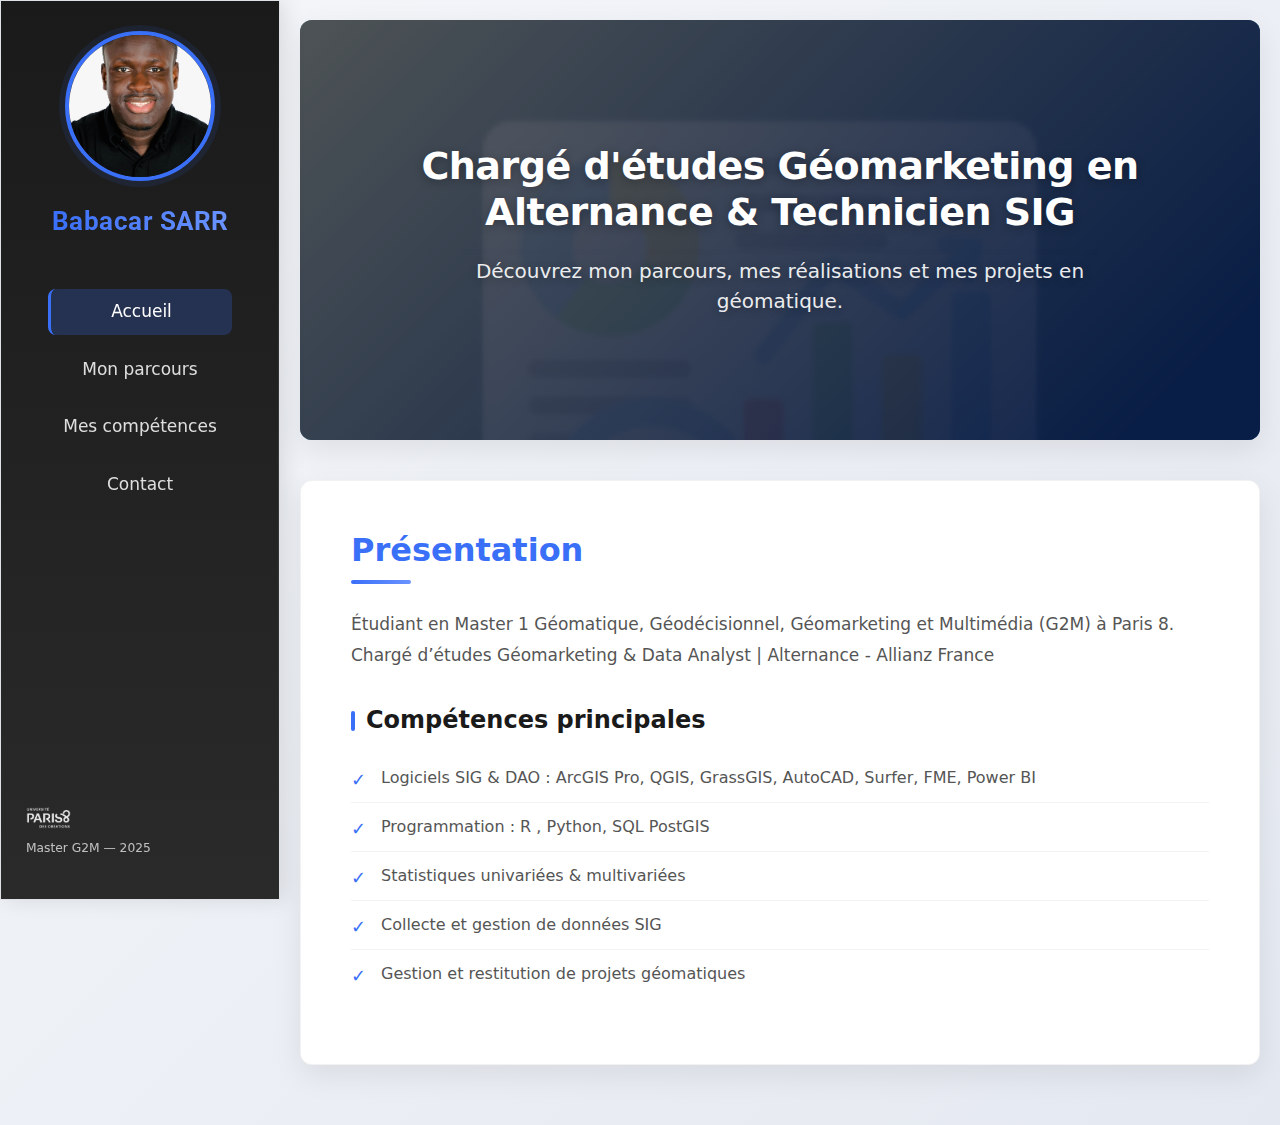
<file: index.html>
<!DOCTYPE html>
<html lang="fr">
<head>
  <meta charset="UTF-8" />
  <meta name="viewport" content="width=device-width, initial-scale=1.0" />
  <title>Accueil — Babacar SARR</title>
  <link rel="stylesheet" href="assets/css/style.css" />
  <link rel="stylesheet" href="https://cdnjs.cloudflare.com/ajax/libs/animate.css/4.1.1/animate.min.css" />
  <link href="https://cdn.jsdelivr.net/npm/bootstrap@5.3.2/dist/css/bootstrap.min.css" rel="stylesheet">
  <link href="https://fonts.googleapis.com/css2?family=Inter:wght@300;400;500;600;700&family=Roboto:wght@300;400;500;700&display=swap" rel="stylesheet">
<script src="https://cdn.jsdelivr.net/npm/bootstrap@5.3.2/dist/js/bootstrap.bundle.min.js"></script>

</head>
<body>
  <div id="page">

    <!-- SIDEBAR -->
    <aside id="sidebar" class="border">
      <div class="pdp-container">
        <img src="assets/img/photo_prof.jpg" alt="Photo de profil" class="pdp" />
      </div>

      <h1 class="logo">Babacar SARR</h1>

      <nav class="menu">
        <ul>
          <li class="active"><a href="index.html">Accueil</a></li>
          <li><a href="parcours.html">Mon parcours</a></li>
          <li><a href="realisations.html">Mes compétences</a></li>
          <li><a href="contact.html">Contact</a></li>
        </ul>
      </nav>

      <div class="footer">
        <img src="assets/img/logo_paris8.png" alt="Logo Paris 8" class="logo-paris8" />
        <p><small>Master G2M — 2025</small></p>
      </div>
    </aside>

    <!-- MAIN CONTENT -->
    <main>

      <!-- HERO BANNER -->
      <section class="hero" style="background-image: url('assets/img/banniere_accueil.png.png');">
        <div class="overlay"></div>
        <div class="hero-content animate__animated animate__fadeInDown">
          <h2><strong>Chargé d'études Géomarketing en Alternance & Technicien SIG </strong></h2>
          <p>Découvrez mon parcours, mes réalisations et mes projets en géomatique.</p>
        </div>
      </section>

      <!-- SECTION PRESENTATION -->
      <section class="section cv">
        <h2>Présentation</h2>
        <p>
          Étudiant en Master 1 Géomatique, Géodécisionnel, Géomarketing et Multimédia (G2M)
          à Paris 8. <br>
          Chargé d’études Géomarketing & Data Analyst | Alternance - Allianz France

        </p>

        <h3>Compétences principales</h3>
        <ul>
          <li>Logiciels SIG & DAO : ArcGIS Pro, QGIS, GrassGIS, AutoCAD, Surfer, FME, Power BI</li>
          <li>Programmation : R , Python, SQL PostGIS</li>
          <li>Statistiques univariées & multivariées</li>
          <li>Collecte et gestion de données SIG </li>
          <li>Gestion et restitution de projets géomatiques</li>
        </ul>

      </section>
    </main>

  </div>
  <!-- Bouton retour en haut -->
<button id="backToTop" aria-label="Retour en haut">⬆</button>

<script>
  const backToTopButton = document.getElementById("backToTop");

  window.addEventListener("scroll", () => {
    if (window.scrollY > 300) {
      backToTopButton.classList.add("show");
    } else {
      backToTopButton.classList.remove("show");
    }
  });

  backToTopButton.addEventListener("click", () => {
    window.scrollTo({
      top: 0,
      behavior: "smooth"
    });
  });
</script>

 

</body>
</html>
</file>
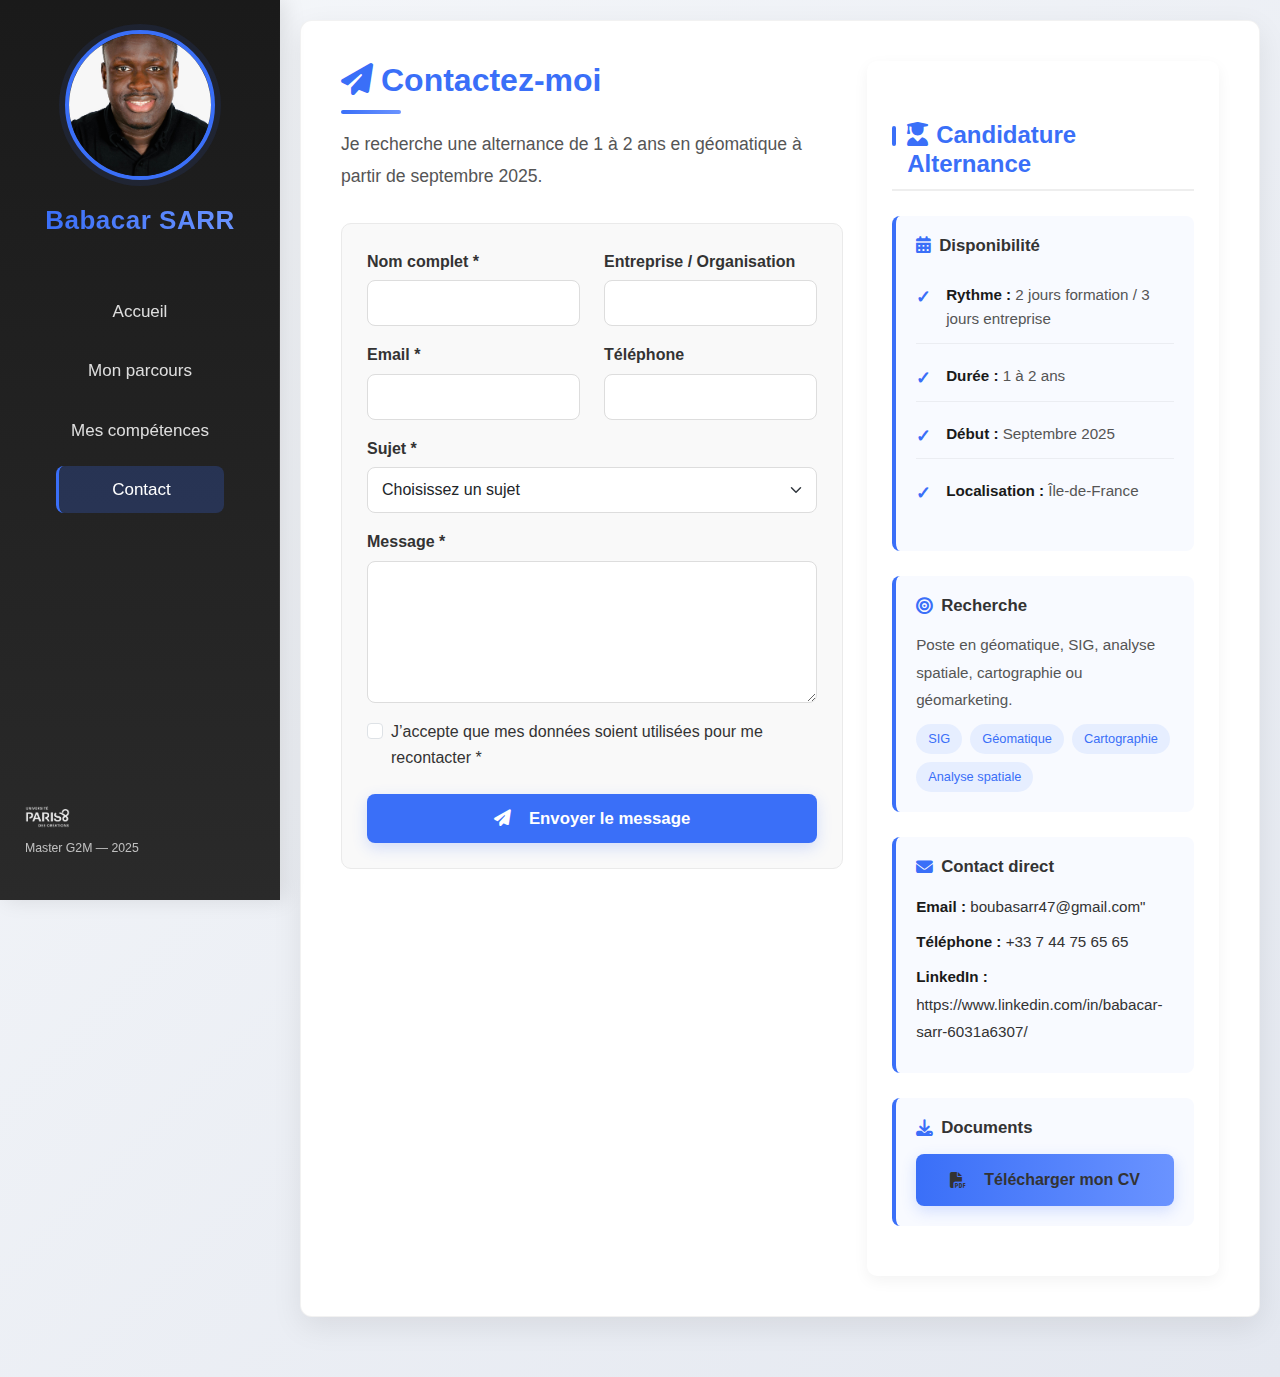
<file: contact.html>
<!DOCTYPE html>
<html lang="fr">
<head>
  <meta charset="UTF-8">
  <meta name="viewport" content="width=device-width, initial-scale=1.0">

  <title>Contact — Babacar SARR</title>

  <!-- SEO -->
  <meta name="description" content="Contactez Babacar SARR, étudiant en géomatique et technicien SIG, à la recherche d’une alternance en géomatique à partir de septembre 2025.">
  <meta name="keywords" content="géomatique, SIG, alternance, cartographie, analyse spatiale, Paris 8">

  <!-- Bootstrap -->
  <link href="https://cdn.jsdelivr.net/npm/bootstrap@5.3.2/dist/css/bootstrap.min.css" rel="stylesheet">

  <!-- Font Awesome -->
  <link rel="stylesheet" href="https://cdnjs.cloudflare.com/ajax/libs/font-awesome/6.4.0/css/all.min.css">

  <!-- Styles -->
  <link rel="stylesheet" href="assets/css/style.css">
  <link rel="stylesheet" href="assets/css/contact.css">
</head>

<body>

<div id="page">

  <!-- SIDEBAR -->
  <aside id="sidebar">
    <div class="pdp-container">
      <img src="assets/img/photo_prof.jpg" alt="Photo de profil de Babacar SARR" class="pdp">
    </div>

    <h1 class="logo">Babacar SARR</h1>

    <nav class="menu">
      <ul>
        <li><a href="index.html">Accueil</a></li>
        <li><a href="parcours.html">Mon parcours</a></li>
        <li><a href="realisations.html">Mes compétences</a></li>
        <li class="active"><a href="contact.html">Contact</a></li>
      </ul>
    </nav>

    <div class="footer">
      <img src="assets/img/logo_paris8.png" alt="Logo Université Paris 8" class="logo-paris8">
      <p><small>Master G2M — 2025</small></p>
    </div>
  </aside>

  <!-- MAIN -->
  <main>
    <section class="section contact-section">
      <div class="row">

        <!-- FORMULAIRE -->
        <div class="col-lg-7">
          <h2><i class="fas fa-paper-plane me-2"></i>Contactez-moi</h2>
          <p class="lead">
            Je recherche une alternance de 1 à 2 ans en géomatique à partir de septembre 2025.
          </p>

          <form id="contactForm" class="contact-form">

            <div class="row mb-3">
              <div class="col-md-6">
                <label for="name" class="form-label">Nom complet *</label>
                <input type="text" id="name" class="form-control" required>
              </div>
              <div class="col-md-6">
                <label for="company" class="form-label">Entreprise / Organisation</label>
                <input type="text" id="company" class="form-control">
              </div>
            </div>

            <div class="row mb-3">
              <div class="col-md-6">
                <label for="email" class="form-label">Email *</label>
                <input type="email" id="email" class="form-control" required>
              </div>
              <div class="col-md-6">
                <label for="phone" class="form-label">Téléphone</label>
                <input type="tel" id="phone" class="form-control">
              </div>
            </div>

            <div class="mb-3">
              <label for="subject" class="form-label">Sujet *</label>
              <select id="subject" class="form-select" required>
                <option value="" disabled selected>Choisissez un sujet</option>
                <option value="alternance">Proposition d'alternance</option>
                <option value="stage">Proposition de stage</option>
                <option value="projet">Projet géomatique</option>
                <option value="information">Demande d'information</option>
                <option value="autre">Autre</option>
              </select>
            </div>

            <div class="mb-3">
              <label for="message" class="form-label">Message *</label>
              <textarea id="message" class="form-control" rows="5" required></textarea>
            </div>

            <div class="form-check mb-4">
              <input class="form-check-input" type="checkbox" id="consent" required>
              <label class="form-check-label" for="consent">
                J’accepte que mes données soient utilisées pour me recontacter *
              </label>
            </div>

            <button type="submit" class="btn btn-primary btn-send">
              <i class="fas fa-paper-plane me-2"></i>Envoyer le message
            </button>

          </form>
        </div>

        <!-- INFOS -->
        <div class="col-lg-5">
          <div class="contact-details">

            <h3><i class="fas fa-user-graduate me-2"></i>Candidature Alternance</h3>

            <div class="info-box">
              <h4><i class="fas fa-calendar-alt me-2"></i>Disponibilité</h4>
              <ul class="list-unstyled">
                <li><strong>Rythme :</strong> 2 jours formation / 3 jours entreprise</li>
                <li><strong>Durée :</strong> 1 à 2 ans</li>
                <li><strong>Début :</strong> Septembre 2025</li>
                <li><strong>Localisation :</strong> Île-de-France</li>
              </ul>
            </div>

            <div class="info-box">
              <h4><i class="fas fa-bullseye me-2"></i>Recherche</h4>
              <p>Poste en géomatique, SIG, analyse spatiale, cartographie ou géomarketing.</p>
              <div class="tags">
                <span class="tag">SIG</span>
                <span class="tag">Géomatique</span>
                <span class="tag">Cartographie</span>
                <span class="tag">Analyse spatiale</span>
              </div>
            </div>

            <div class="info-box">
              <h4><i class="fas fa-envelope me-2"></i>Contact direct</h4>

              <p>
                <strong>Email :</strong>
                <a href="mailto:boubasarr47@gmail.com">boubasarr47@gmail.com"</a>
              </p>

              <p>
                <strong>Téléphone :</strong>
                <a href="tel:+33744756565">+33 7 44 75 65 65</a>
              </p>

              <p>
                <strong>LinkedIn :</strong>
                <a href="https://www.linkedin.com/in/babacar-sarr-6031a6307/" target="_blank" rel="noopener">
                  https://www.linkedin.com/in/babacar-sarr-6031a6307/
                </a>
              </p>
            </div>

            <div class="info-box">
              <h4><i class="fas fa-download me-2"></i>Documents</h4>
              <a href="CV_SARR_Babacar.pdf" download class="btn btn-outline-primary w-100">
                <i class="fas fa-file-pdf me-2"></i>Télécharger mon CV
              </a>
            </div>

          </div>
        </div>

      </div>
    </section>
  </main>

</div>

<!-- Bootstrap JS -->
<script src="https://cdn.jsdelivr.net/npm/bootstrap@5.3.2/dist/js/bootstrap.bundle.min.js"></script>



</body>
</html>
</file>
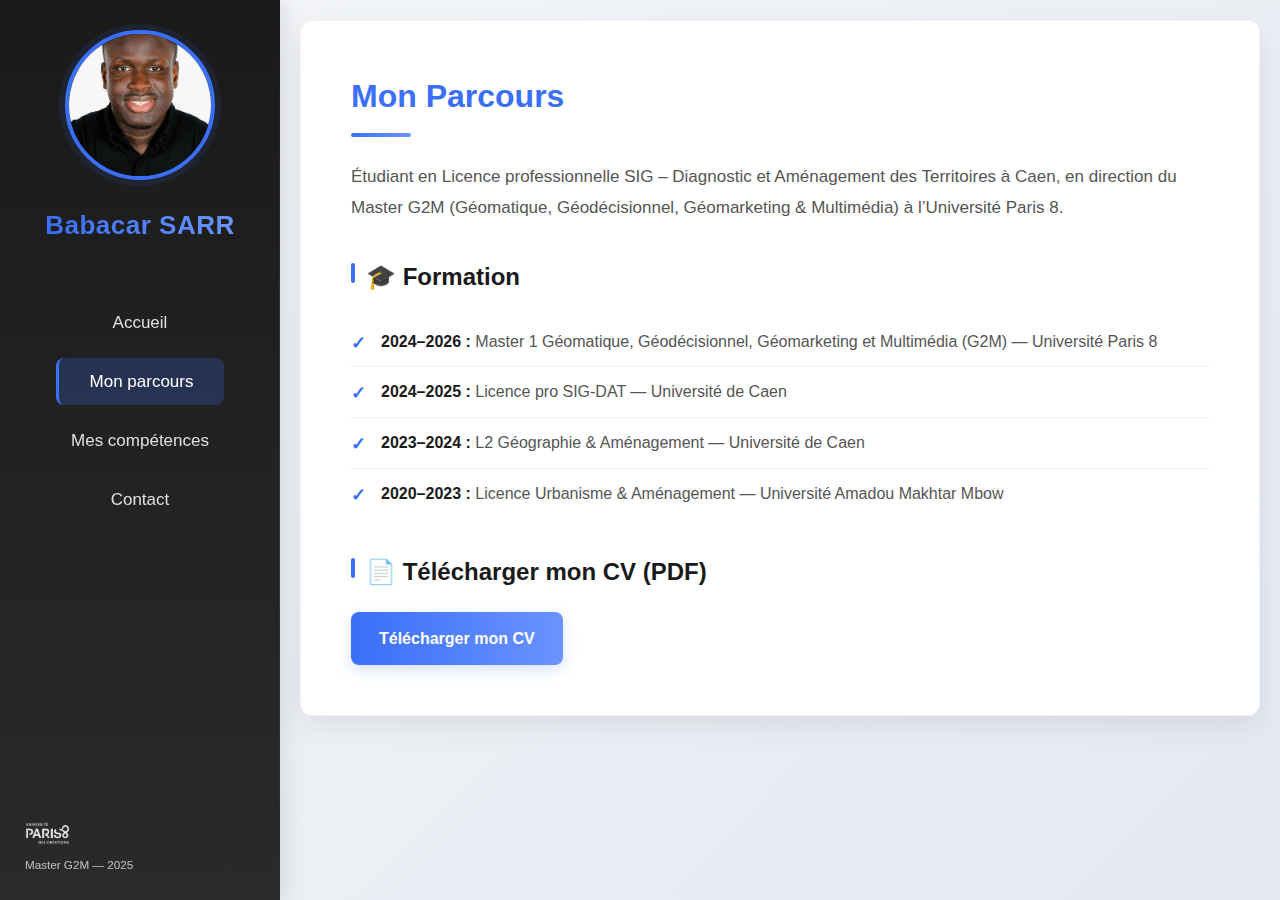
<file: parcours.html>
<!DOCTYPE html>
<html lang="fr">
<head>
  <meta charset="UTF-8">
  <meta name="viewport" content="width=device-width, initial-scale=1.0">
  <title>Mon parcours — Babacar SARR</title>
  <link rel="stylesheet" href="assets/css/style.css">
</head>
<body>

<div id="page">

  <!-- Sidebar identique -->
  <aside id="sidebar">
    <div class="pdp-container">
      <img src="assets/img/photo_prof.jpg" alt="Photo de profil" class="pdp" />
    </div>

    <h1 class="logo">Babacar SARR</h1>

    <nav class="menu">
      <ul>
        <li><a href="index.html">Accueil</a></li>
        <li class="active"><a href="parcours.html">Mon parcours</a></li>
        <li><a href="realisations.html">Mes compétences</a></li>
        <li><a href="contact.html">Contact</a></li>
      </ul>
    </nav>

    <div class="footer">
      <img src="assets/img/logo_paris8.png" alt="Logo Paris 8" class="logo-paris8">
      <p><small>Master G2M — 2025</small></p>
    </div>
  </aside>

  <!-- Contenu principal -->
  <main>
    <section class="section">
      <h2>Mon Parcours</h2>

      <p>Étudiant en Licence professionnelle SIG – Diagnostic et Aménagement des Territoires à Caen, en direction du Master G2M (Géomatique, Géodécisionnel, Géomarketing & Multimédia) à l’Université Paris 8.</p>

      <h3>🎓 Formation</h3>
      <ul>
        <li><strong>2024–2026 :</strong> Master 1 Géomatique, Géodécisionnel, Géomarketing et Multimédia (G2M)  — Université Paris 8</li>
        <li><strong>2024–2025 :</strong> Licence pro SIG-DAT — Université de Caen</li>
        <li><strong>2023–2024 :</strong> L2 Géographie & Aménagement — Université de Caen</li>
        <li><strong>2020–2023 :</strong> Licence Urbanisme & Aménagement — Université Amadou Makhtar Mbow</li>
      </ul>

      <h3>📄 Télécharger mon CV (PDF)</h3>
      <a href="CV_SARR_Babacar.pdf" download class="btn">Télécharger mon CV</a>
    </section>
  </main>

</div>

</body>
</html>
</file>
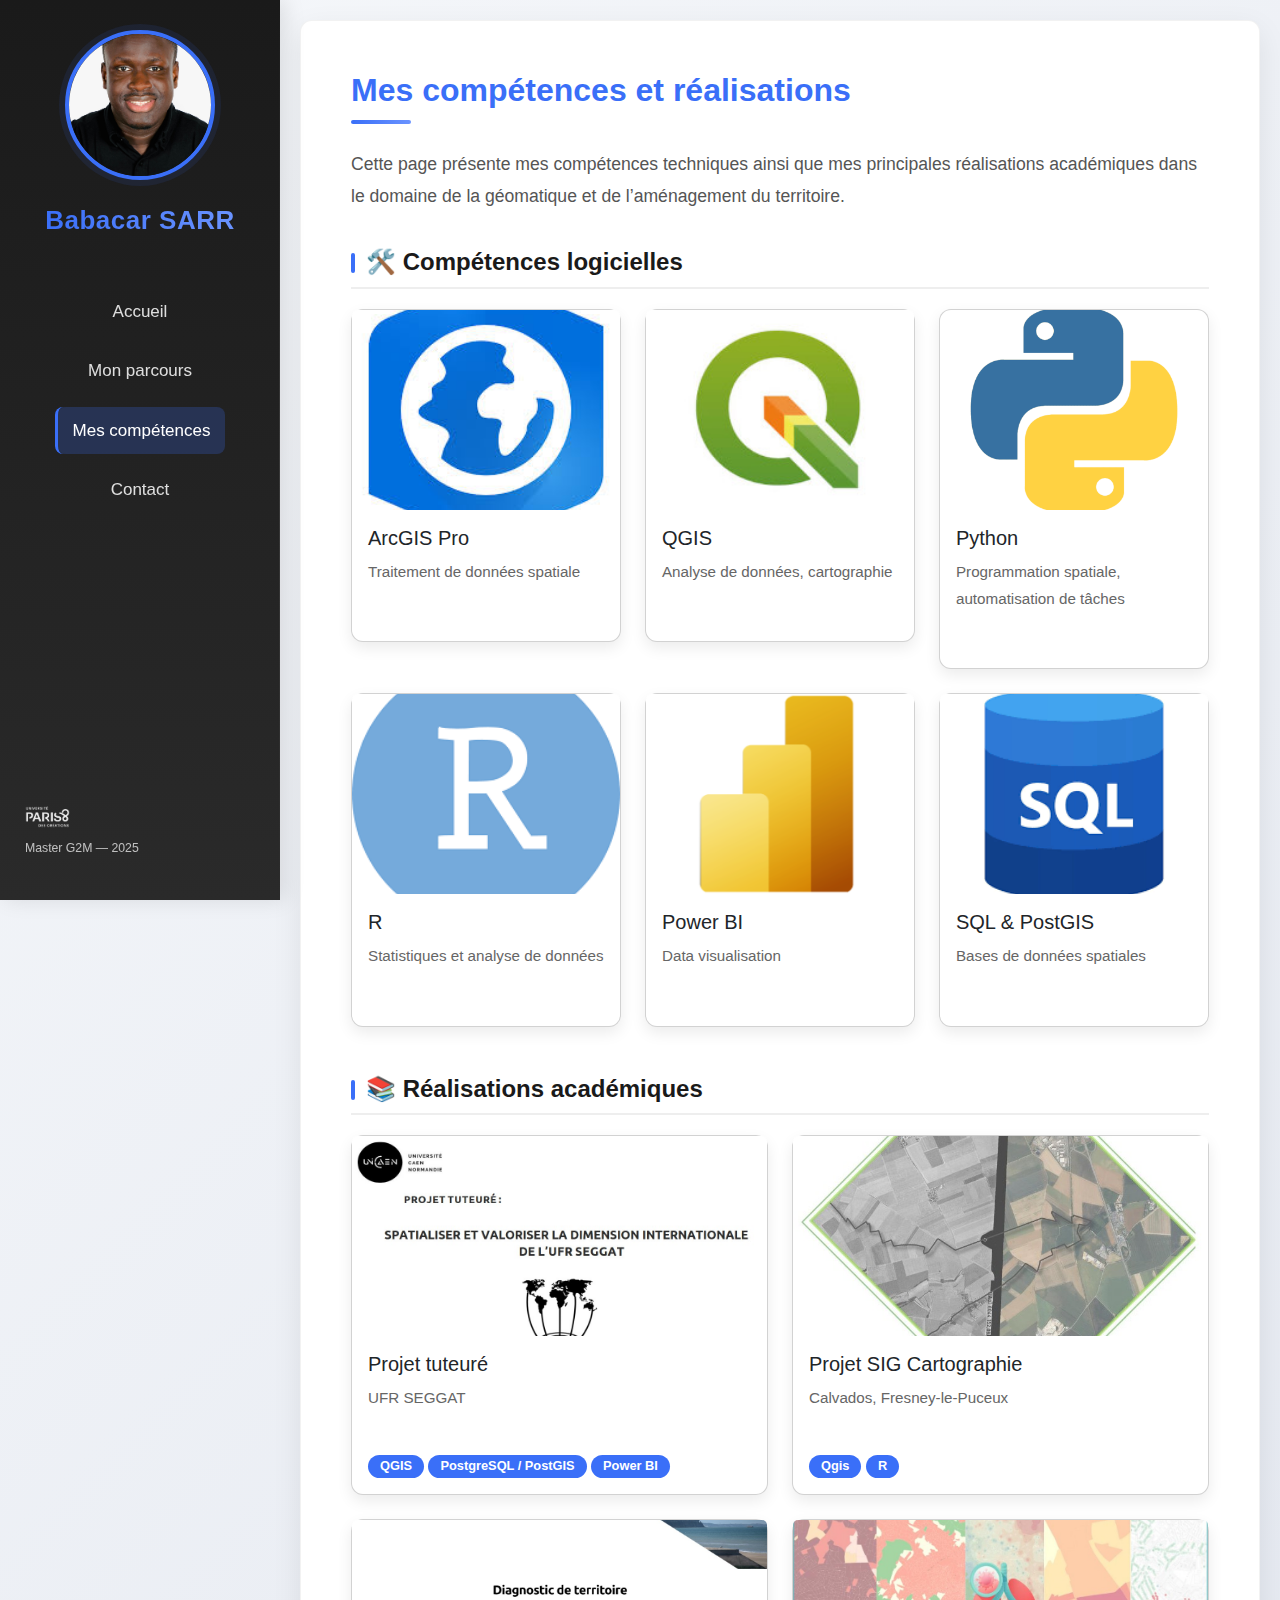
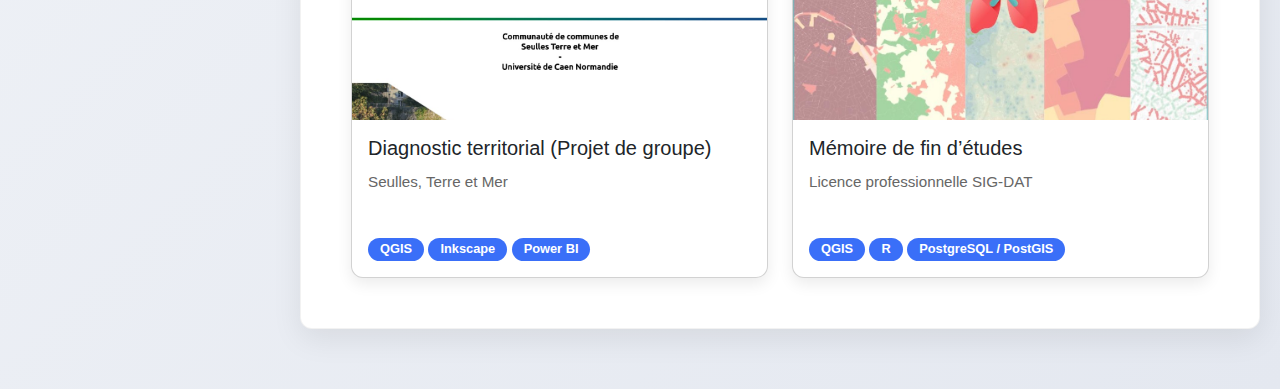
<file: realisations.html>
<!DOCTYPE html>
<html lang="fr">
<head>
  <meta charset="UTF-8">
  <meta name="viewport" content="width=device-width, initial-scale=1.0">
  <title>Mes compétences et réalisations — Babacar SARR</title>

  <!-- Bootstrap -->
  <link href="https://cdn.jsdelivr.net/npm/bootstrap@5.3.2/dist/css/bootstrap.min.css" rel="stylesheet">

  <!-- Styles -->
  <link rel="stylesheet" href="assets/css/style.css">
  <link rel="stylesheet" href="assets/css/realisations.css">

  <!-- Font Awesome -->
  <link rel="stylesheet" href="https://cdnjs.cloudflare.com/ajax/libs/font-awesome/6.4.0/css/all.min.css">
</head>

<body>
<div id="page">

  <!-- Sidebar -->
  <aside id="sidebar">
    <div class="pdp-container">
      <img src="assets/img/photo_prof.jpg" alt="Photo de profil" class="pdp">
    </div>

    <h1 class="logo">Babacar SARR</h1>

    <nav class="menu">
      <ul>
        <li><a href="index.html">Accueil</a></li>
        <li><a href="parcours.html">Mon parcours</a></li>
        <li class="active"><a href="realisations.html">Mes compétences</a></li>
        <li><a href="contact.html">Contact</a></li>
      </ul>
    </nav>

    <div class="footer">
      <img src="assets/img/logo_paris8.png" alt="Logo Paris 8" class="logo-paris8">
      <p><small>Master G2M — 2025</small></p>
    </div>
  </aside>

  <!-- Contenu principal -->
  <main>
    <section class="section">

      <h2>Mes compétences et réalisations</h2>
      <p class="intro-text">
        Cette page présente mes compétences techniques ainsi que mes principales réalisations académiques
        dans le domaine de la géomatique et de l’aménagement du territoire.
      </p>
      <!-- ================= COMPÉTENCES LOGICIELLES ================= -->
      <h3 class="section-title">🛠️ Compétences logicielles</h3>

      <div class="row g-4">

        <!-- ArcGIS -->
        <div class="col-12 col-sm-6 col-md-4">
          <div class="card skill-card">
            <div class="image-container" data-bs-toggle="modal" data-bs-target="#imageModal"
                 data-image="assets/img/arcgis.jpg"
                 data-title="ArcGIS Pro"
                 data-description="Analyse spatiale avancée, géotraitement et cartographie dynamique.">
              <img src="assets/img/arcgis.jpg" class="card-img-top" alt="ArcGIS Pro">
              <div class="image-overlay">
                <i class="fas fa-search-plus"></i>
                <span>Agrandir</span>
              </div>
            </div>
            <div class="card-body">
              <h5 class="card-title">ArcGIS Pro</h5>
              <p class="short-desc">Traitement de données spatiale</p>
              <p class="long-desc">
                Analyse spatiale avancée, modélisation 2D/3D et production cartographique.
              </p>
            </div>
          </div>
        </div>

        <!-- QGIS -->
        <div class="col-md-4 col-sm-6">
          <div class="card skill-card">
            <div class="image-container" data-bs-toggle="modal" data-bs-target="#imageModal"
                 data-image="assets/img/qgis.jpg"
                 data-title="QGIS"
                 data-description="Cartographie thématique et analyses spatiales.">
              <img src="assets/img/qgis.jpg" class="card-img-top" alt="QGIS">
              <div class="image-overlay">
                <i class="fas fa-search-plus"></i>
                <span>Agrandir</span>
              </div>
            </div>
            <div class="card-body">
              <h5 class="card-title">QGIS</h5>
              <p class="short-desc">Analyse de données, cartographie</p>
              <p class="long-desc">
                Analyse de réseau, traitements géomatiques et cartographie thématique.
              </p>
            </div>
          </div>
        </div>

        <!-- Python -->
        <div class="col-md-4 col-sm-6">
          <div class="card skill-card">
            <div class="image-container" data-bs-toggle="modal" data-bs-target="#imageModal"
                 data-image="assets/img/python.png"
                 data-title="Python"
                 data-description="Automatisation et analyse de données géographiques.">
              <img src="assets/img/python.png" class="card-img-top" alt="Python">
              <div class="image-overlay">
                <i class="fas fa-search-plus"></i>
                <span>Agrandir</span>
              </div>
            </div>
            <div class="card-body">
              <h5 class="card-title">Python</h5>
              <p class="short-desc">Programmation spatiale, automatisation de tâches </p>
              <p class="long-desc">
                Scripts SIG, ArcPy, GDAL/OGR et analyse de données avec pandas.
              </p>
            </div>
          </div>
        </div>

        <!-- AutoCAD -->
        <div class="col-md-4 col-sm-6">
          <div class="card skill-card">
            <div class="image-container" data-bs-toggle="modal" data-bs-target="#imageModal"
                 data-image="assets/img/autocad.jpg"
                 data-title="AutoCAD"
                 data-description="Réalisation de plans techniques.">
              <img src="assets/img/r.png" class="card-img-top" alt="AutoCAD">
              <div class="image-overlay">
                <i class="fas fa-search-plus"></i>
                <span>Agrandir</span>
              </div>
            </div>
            <div class="card-body">
              <h5 class="card-title">R </h5>
              <p class="short-desc">Statistiques et analyse de données</p>
              <p class="long-desc">
                Réalisation de plans techniques et intégration de données SIG.
              </p>
            </div>
          </div>
        </div>

        <!-- Power BI -->
        <div class="col-md-4 col-sm-6">
          <div class="card skill-card">
            <div class="image-container" data-bs-toggle="modal" data-bs-target="#imageModal"
                 data-image="assets/img/powerbi.jpg"
                 data-title="Power BI"
                 data-description="Visualisation et tableaux de bord.">
              <img src="assets/img/powerbi.png" class="card-img-top" alt="Power BI">
              <div class="image-overlay">
                <i class="fas fa-search-plus"></i>
                <span>Agrandir</span>
              </div>
            </div>
            <div class="card-body">
              <h5 class="card-title">Power BI</h5>
              <p class="short-desc">Data visualisation</p>
              <p class="long-desc">
                Création de tableaux de bord interactifs et analyse de données.
              </p>
            </div>
          </div>
        </div>

        <!-- SQL -->
        <div class="col-md-4 col-sm-6">
          <div class="card skill-card">
            <div class="image-container" data-bs-toggle="modal" data-bs-target="#imageModal"
                 data-image="assets/img/sql.jpg"
                 data-title="SQL & PostGIS"
                 data-description="Bases de données spatiales.">
              <img src="assets/img/sql.png" class="card-img-top" alt="SQL & PostGIS">
              <div class="image-overlay">
                <i class="fas fa-search-plus"></i>
                <span>Agrandir</span>
              </div>
            </div>
            <div class="card-body">
              <h5 class="card-title">SQL & PostGIS</h5>
              <p class="short-desc">Bases de données spatiales</p>
              <p class="long-desc">
                Requêtes spatiales, optimisation et gestion de bases de données géographiques.
              </p>
            </div>
          </div>
        </div>

      </div>

      <!-- ================= RÉALISATIONS ACADÉMIQUES ================= -->
      <h3 class="section-title mt-5">📚 Réalisations académiques</h3>

      <div class="row g-4">

        <!-- Projet 1 -->
        <div class="col-md-6">
          <div class="card project-card">
            <a href="assets/docs/Spatialisation et valorisation de la dimension internationale de l'UFR SEGGAT.pdf"
               download class="image-container">
              <img src="assets/img/projtut.jpg" class="card-img-top" alt="Projet tuteuré">
              <div class="image-overlay">
                <i class="fas fa-download"></i>
                <span>Télécharger le PDF</span>
              </div>
            </a>
            <div class="card-body">
              <h5 class="card-title">Projet tuteuré</h5>
              <p class="short-desc">UFR SEGGAT</p>
              <p class="long-desc">
                Spatialisation et valorisation de la dimension internationale de l’UFR SEGGAT.
              </p>
              <div class="tech-tags">
                <span class="badge">QGIS</span>
                <span class="badge">PostgreSQL / PostGIS</span>
                <span class="badge">Power BI</span>
              </div>
            </div>
          </div>
        </div>

        <!-- Projet 2 -->
        <div class="col-md-6">
          <div class="card project-card">
            <a href="assets/docs/Carto.pdf" download class="image-container">
              <img src="assets/img/carte.jpg" class="card-img-top" alt="Géodiversité">
              <div class="image-overlay">
                <i class="fas fa-download"></i>
                <span>Télécharger</span>
              </div>
            </a>
            <div class="card-body">
              <h5 class="card-title">Projet SIG Cartographie</h5>
              <p class="short-desc">Calvados, Fresney-le-Puceux</p>
              <p class="long-desc">
                Étude de la répartition des haies dans le Calvados et l'occupation du sol dans la commune de Fresney-le-Puceux.
              </p>
              <div class="tech-tags">
                <span class="badge">Qgis</span>
                <span class="badge">R</span>
              </div>
            </div>
          </div>
        </div>

        <!-- Projet 3 -->
        <div class="col-md-6">
          <div class="card project-card">
            <a href="assets/docs/Diag.pdf" download class="image-container">
              <img src="assets/img/Diag.jpg" class="card-img-top" alt="Diagnostic territorial">
              <div class="image-overlay">
                <i class="fas fa-download"></i>
                <span>Télécharger le PDF</span>
              </div>
            </a>
            <div class="card-body">
              <h5 class="card-title">Diagnostic territorial (Projet de groupe)</h5>
              <p class="short-desc">Seulles, Terre et Mer</p>
              <p class="long-desc">
                Analyse multicritère et scénarios d’aménagement territorial.
              </p>
              <div class="tech-tags">
                <span class="badge">QGIS</span>
                <span class="badge">Inkscape</span>
                <span class="badge">Power BI</span>
              </div>
            </div>
          </div>
        </div>

        <!-- Projet 4 -->
        <div class="col-md-6">
          <div class="card project-card">
            <a href="assets/docs/SARR_Babacar_Mémoire_stage_Lpro_SIG_DAT.pdf"
               download class="image-container">
              <img src="assets/img/stage.jpg" class="card-img-top" alt="Mémoire de stage">
              <div class="image-overlay">
                <i class="fas fa-download"></i>
                <span>Télécharger le PDF</span>
              </div>
            </a>
            <div class="card-body">
              <h5 class="card-title">Mémoire de fin d’études</h5>
              <p class="short-desc">Licence professionnelle SIG-DAT</p>
              <p class="long-desc">
                Étude des inégalités socio-environnementales de l’asthme en France.
              </p>
              <div class="tech-tags">
                <span class="badge">QGIS</span>
                <span class="badge">R</span>
                <span class="badge">PostgreSQL / PostGIS</span>
              </div>
            </div>
          </div>
        </div>

      </div>
    </section>
  </main>
</div>

<!-- Bouton retour en haut -->
<button id="backToTop" aria-label="Retour en haut">⬆</button>

<script>
  const backToTopButton = document.getElementById("backToTop");

  window.addEventListener("scroll", () => {
    if (window.scrollY > 300) {
      backToTopButton.classList.add("show");
    } else {
      backToTopButton.classList.remove("show");
    }
  });

  backToTopButton.addEventListener("click", () => {
    window.scrollTo({
      top: 0,
      behavior: "smooth"
    });
  });
</script>


<script src="https://cdn.jsdelivr.net/npm/bootstrap@5.3.2/dist/js/bootstrap.bundle.min.js"></script>
<script src="assets/js/realisations.js"></script>

</body>
</html>
</file>
<file: assets/css/contact.css>
/* ===================================================== */
/*        STYLES SPÉCIFIQUES — PAGE CONTACT               */
/* ===================================================== */

.contact-section {
  padding: 40px;
}

/* ------------------------------ */
/*           TITRES               */
/* ------------------------------ */

.contact-section h2 {
  color: var(--primary);
  margin-bottom: 15px;
}

.contact-section .lead {
  color: #555;
  font-size: 1.1rem;
  margin-bottom: 30px;
}

/* ------------------------------ */
/*          FORMULAIRE            */
/* ------------------------------ */

.contact-form {
  background-color: #f9f9f9;
  padding: 25px;
  border-radius: 10px;
  border: 1px solid #eaeaea;
}

.contact-form .form-label {
  font-weight: 600;
  color: #333;
  margin-bottom: 6px;
}

.contact-form .form-control,
.contact-form .form-select {
  border-radius: 8px;
  padding: 10px 14px;
  border: 1px solid #ddd;
  transition: border-color 0.3s ease, box-shadow 0.3s ease;
}

.contact-form .form-control:focus,
.contact-form .form-select:focus {
  border-color: var(--primary);
  box-shadow: 0 0 0 3px rgba(58, 111, 248, 0.15);
}

/* Bouton envoyer */
.btn-send {
  width: 100%;
  padding: 12px 30px;
  font-size: 1.05rem;
  font-weight: 600;
  border-radius: 8px;
  background: var(--primary);
  border: none;
  transition: transform 0.3s ease, box-shadow 0.3s ease;
}

.btn-send:hover {
  background: var(--primary-dark);
  transform: translateY(-2px);
  box-shadow: 0 6px 15px rgba(58, 111, 248, 0.35);
}

/* ------------------------------ */
/*     COLONNE INFOS DROITE       */
/* ------------------------------ */

.contact-details {
  background-color: #ffffff;
  padding: 25px;
  border-radius: 10px;
  box-shadow: 0 5px 15px rgba(0, 0, 0, 0.05);
  height: 100%;
}

.contact-details h3 {
  color: var(--primary);
  margin-bottom: 25px;
  padding-bottom: 10px;
  border-bottom: 2px solid #eee;
}

/* ------------------------------ */
/*           INFO BOX             */
/* ------------------------------ */

.info-box {
  background-color: #f8faff;
  padding: 20px;
  border-radius: 8px;
  border-left: 4px solid var(--primary);
  margin-bottom: 25px;
}

.info-box h4 {
  font-size: 1.05rem;
  font-weight: 600;
  margin-bottom: 15px;
  display: flex;
  align-items: center;
}

.info-box h4 i {
  color: var(--primary);
  margin-right: 10px;
}

.info-box p,
.info-box li {
  color: #555;
  font-size: 0.95rem;
  margin-bottom: 8px;
}

/* ------------------------------ */
/*              TAGS              */
/* ------------------------------ */

.tags {
  display: flex;
  flex-wrap: wrap;
  gap: 8px;
  margin-top: 10px;
}

.tag {
  background-color: #e6eeff;
  color: var(--primary);
  padding: 5px 12px;
  border-radius: 20px;
  font-size: 0.8rem;
  font-weight: 500;
}

/* ------------------------------ */
/*        LIENS CONTACT            */
/* ------------------------------ */

.info-box a {
  color: #333;
  text-decoration: none;
  transition: color 0.3s ease;
}

.info-box a:hover {
  color: var(--primary);
}

/* ------------------------------ */
/*           RESPONSIVE           */
/* ------------------------------ */

@media (max-width: 992px) {
  .contact-section {
    padding: 25px;
  }

  .contact-details {
    margin-top: 40px;
  }
}

@media (max-width: 768px) {
  .contact-form,
  .contact-details {
    padding: 20px;
  }

  .btn-send {
    padding: 12px 20px;
  }
}
</file>
<file: assets/css/realisations.css>
.section .intro-text {
  margin-bottom: 30px;
  color: #555;
  font-size: 1.1rem;
}

.section-title {
  color: var(--primary);
  border-bottom: 2px solid #eee;
  padding-bottom: 10px;
  margin-bottom: 25px;
}

/* Images */
.section .image-container {
  position: relative;
  overflow: hidden;
  cursor: pointer;
  height: 200px;
}

.section .image-container img {
  width: 100%;
  height: 100%;
  object-fit: cover;
  transition: transform 0.4s ease;
}

.section .image-overlay {
  position: absolute;
  inset: 0;
  background: rgba(0,0,0,0.7);
  display: flex;
  flex-direction: column;
  justify-content: center;
  align-items: center;
  opacity: 0;
  color: #fff;
  transition: opacity 0.3s ease;
}

.section .image-container:hover .image-overlay {
  opacity: 1;
}

.section .image-container:hover img {
  transform: scale(1.05);
}

/* Cartes */
.section .skill-card,
.section .project-card {
  border-radius: 12px;
  box-shadow: 0 6px 15px rgba(0,0,0,0.08);
  transition: transform 0.3s ease;
}

.section .skill-card:hover,
.section .project-card:hover {
  transform: translateY(-6px);
}

/* Texte */
.section .short-desc {
  font-size: 0.95rem;
  color: #666;
}

.section .long-desc {
  font-size: 0.9rem;
  color: #444;
  max-height: 0;
  overflow: hidden;
  opacity: 0;
  transition: all 0.4s ease;
}

.section .skill-card:hover .long-desc,
.section .project-card:hover .long-desc {
  max-height: 200px;
  opacity: 1;
}

/* Badges */
.section .tech-tags .badge {
  background-color: var(--primary);
  border-radius: 20px;
  padding: 5px 12px;
  font-size: 0.8rem;
}

/* ------------------------------ */
/*     BOUTON RETOUR EN HAUT      */
/* ------------------------------ */

#backToTop {
  position: fixed;
  bottom: 30px;
  right: 30px;
  width: 48px;
  height: 48px;
  border-radius: 50%;
  border: none;
  background: linear-gradient(135deg, var(--primary), var(--primary-light));
  color: white;
  font-size: 20px;
  cursor: pointer;
  z-index: 1200;
  box-shadow: 0 8px 20px rgba(58, 111, 248, 0.35);
  opacity: 0;
  pointer-events: none;
  transform: translateY(20px);
  transition: var(--transition);
}

#backToTop.show {
  opacity: 1;
  pointer-events: auto;
  transform: translateY(0);
}

#backToTop:hover {
  background: linear-gradient(135deg, var(--primary-dark), var(--primary));
  transform: translateY(-4px);
}

/* Mobile : évite conflit avec le menu */
@media (max-width: 768px) {
  #backToTop {
    right: 20px;
    bottom: 20px;
    width: 44px;
    height: 44px;
    font-size: 18px;
  }
}
</file>
<file: assets/css/style.css>
/* ------------------------------ */
/*       RESET & VARIABLES        */
/* ------------------------------ */

:root {
  --primary: #3a6ff8;
  --primary-light: #6a93ff;
  --primary-dark: #1e4db8;
  --dark: #1a1a1a;
  --dark-light: #2a2a2a;
  --light: #ffffff;
  --gray: #f8f9fa;
  --gray-dark: #e9ecef;
  --sidebar-width: 280px;
  --overlay-dark: rgba(0, 0, 0, 0.6);
  --font-title: 'Segoe UI', 'Roboto', sans-serif;
  --font-body: 'Inter', 'Segoe UI', sans-serif;
  --border-radius: 12px;
  --transition: all 0.3s cubic-bezier(0.4, 0, 0.2, 1);
  --shadow: 0 10px 30px rgba(0, 0, 0, 0.08);
  --shadow-hover: 0 20px 40px rgba(0, 0, 0, 0.12);
}

* {
  margin: 0;
  padding: 0;
  box-sizing: border-box;
}

body {
  font-family: var(--font-body);
  background: linear-gradient(135deg, #f5f7fa 0%, #e4e8f0 100%);
  color: #333;
  line-height: 1.6;
  overflow-x: hidden;
}

/* Smooth scrolling */
html {
  scroll-behavior: smooth;
}

/* ------------------------------ */
/*            LAYOUT             */
/* ------------------------------ */

#page {
  display: flex;
  min-height: 100vh;
  position: relative;
}

/* ------------------------------ */
/*            SIDEBAR            */
/* ------------------------------ */

#sidebar {
  width: var(--sidebar-width);
  background: linear-gradient(180deg, var(--dark) 0%, var(--dark-light) 100%);
  color: var(--light);
  padding: 30px 20px;
  display: flex;
  flex-direction: column;
  align-items: center;
  position: fixed;
  top: 0;
  bottom: 0;
  left: 0;
  z-index: 1000;
  box-shadow: 5px 0 20px rgba(0, 0, 0, 0.1);
  border-right: none;
}

#sidebar::after {
  content: '';
  position: absolute;
  right: 0;
  top: 0;
  height: 100%;
  width: 1px;
  background: linear-gradient(to bottom, transparent, rgba(255,255,255,0.1), transparent);
}

.pdp-container {
  width: 150px;
  height: 150px;
  margin-bottom: 25px;
  border-radius: 50%;
  overflow: hidden;
  border: 4px solid var(--primary);
  position: relative;
  transition: var(--transition);
  box-shadow: 0 0 0 6px rgba(58, 111, 248, 0.1);
}

.pdp-container:hover {
  transform: scale(1.05);
  box-shadow: 0 0 0 10px rgba(58, 111, 248, 0.2);
}

.pdp {
  width: 100%;
  height: 100%;
  object-fit: cover;
  transition: transform 0.5s ease;
}

.pdp-container:hover .pdp {
  transform: scale(1.1);
}

.logo {
  font-size: 26px;
  font-family: var(--font-title);
  font-weight: 700;
  margin-bottom: 40px;
  text-align: center;
  background: linear-gradient(90deg, var(--primary), var(--primary-light));
  -webkit-background-clip: text;
  background-clip: text;
  color: transparent;
  letter-spacing: 0.5px;
}

.menu ul {
  list-style: none;
  width: 100%;
  padding: 0;
}

.menu li {
  margin: 12px 0;
  text-align: center;
  position: relative;
}

.menu a {
  color: rgba(255, 255, 255, 0.85);
  text-decoration: none;
  font-size: 17px;
  font-weight: 500;
  transition: var(--transition);
  display: block;
  padding: 10px 15px;
  border-radius: 8px;
  position: relative;
  z-index: 1;
}

.menu a::before {
  content: '';
  position: absolute;
  top: 0;
  left: 0;
  right: 0;
  bottom: 0;
  background: rgba(58, 111, 248, 0.1);
  border-radius: 8px;
  z-index: -1;
  opacity: 0;
  transform: scale(0.8);
  transition: var(--transition);
}

.menu a:hover {
  color: var(--light);
  transform: translateX(5px);
}

.menu a:hover::before {
  opacity: 1;
  transform: scale(1);
}

.menu .active a {
  color: var(--light);
  background: rgba(58, 111, 248, 0.15);
  border-left: 3px solid var(--primary);
}

.menu .active a::before {
  opacity: 1;
  transform: scale(1);
}

/* FOOTER (logo en bas à gauche) */
.footer {
  position: absolute;
  bottom: 25px;
  left: 25px;
  text-align: left;
  color: rgba(255, 255, 255, 0.7);
  font-size: 14px;
  transition: var(--transition);
}

.footer:hover {
  color: var(--light);
}

/* TAILLE DU LOGO */
.logo-paris8 {
  width: 45px;
  height: auto;
  display: block;
  margin-bottom: 8px;
  filter: brightness(0) invert(1);
  opacity: 0.9;
  transition: var(--transition);
}

.footer:hover .logo-paris8 {
  opacity: 1;
  transform: scale(1.05);
}

/* ------------------------------ */
/*            MAIN               */
/* ------------------------------ */

main {
  margin-left: var(--sidebar-width);
  width: calc(100% - var(--sidebar-width));
  padding: 20px;
  animation: fadeIn 0.8s ease-out;
}

@keyframes fadeIn {
  from { opacity: 0; transform: translateY(20px); }
  to { opacity: 1; transform: translateY(0); }
}

/* ------------------------------ */
/*           HERO BANNER         */
/* ------------------------------ */

.hero {
  position: relative;
  width: 100%;
  height: 420px;
  background-size: cover;
  background-position: center;
  background-attachment: fixed;
  display: flex;
  justify-content: center;
  align-items: center;
  border-radius: var(--border-radius);
  overflow: hidden;
  margin-bottom: 40px;
  box-shadow: var(--shadow);
}

.hero::before {
  content: '';
  position: absolute;
  top: 0;
  left: 0;
  width: 100%;
  height: 100%;
  background: linear-gradient(135deg, rgba(242, 243, 244, 0.8) 0%, rgba(26, 77, 184, 0.9) 90%);
  z-index: 1;
}

.overlay {
  position: absolute;
  top: 0;
  left: 0;
  width: 100%;
  height: 100%;
  background: var(--overlay-dark);
  z-index: 1;
}

.hero-content {
  position: relative;
  z-index: 2;
  text-align: center;
  color: var(--light);
  max-width: 900px;
  padding: 40px;
  text-shadow: 0 2px 10px rgba(0, 0, 0, 0.3);
}

.hero-content h2 {
  font-size: 38px;
  font-weight: 800;
  margin-bottom: 20px;
  line-height: 1.2;
  letter-spacing: -0.5px;
}

.hero-content p {
  font-size: 20px;
  opacity: 0.9;
  max-width: 700px;
  margin: 0 auto;
  font-weight: 300;
}

/* ------------------------------ */
/*            SECTIONS           */
/* ------------------------------ */

.section {
  background: var(--light);
  width: 100%;
  max-width: 1200px;
  margin: 0 auto 40px;
  padding: 50px;
  border-radius: var(--border-radius);
  box-shadow: var(--shadow);
  transition: var(--transition);
  border: 1px solid rgba(0, 0, 0, 0.05);
}

.section:hover {
  box-shadow: var(--shadow-hover);
  transform: translateY(-5px);
}

.section h2 {
  font-size: 32px;
  color: var(--primary);
  margin-bottom: 25px;
  font-weight: 700;
  position: relative;
  padding-bottom: 15px;
}

.section h2::after {
  content: '';
  position: absolute;
  bottom: 0;
  left: 0;
  width: 60px;
  height: 4px;
  background: linear-gradient(90deg, var(--primary), var(--primary-light));
  border-radius: 2px;
}

.section h3 {
  margin-top: 35px;
  color: var(--dark);
  font-size: 24px;
  font-weight: 600;
  margin-bottom: 20px;
  position: relative;
  padding-left: 15px;
}

.section h3::before {
  content: '';
  position: absolute;
  left: 0;
  top: 5px;
  height: 20px;
  width: 4px;
  background: var(--primary);
  border-radius: 2px;
}

.section p {
  font-size: 17px;
  color: #555;
  line-height: 1.8;
  margin-bottom: 20px;
}

.section ul {
  list-style: none;
  padding-left: 0;
}

.section li {
  padding: 12px 0;
  padding-left: 30px;
  position: relative;
  color: #555;
  font-size: 16px;
  border-bottom: 1px solid rgba(0, 0, 0, 0.05);
  transition: var(--transition);
}

.section li:hover {
  color: var(--primary);
  padding-left: 35px;
}

.section li:last-child {
  border-bottom: none;
}

.section li::before {
  content: '✓';
  position: absolute;
  left: 0;
  color: var(--primary);
  font-weight: bold;
  font-size: 18px;
}

.section strong {
  color: var(--dark);
  font-weight: 600;
}

/* ------------------------------ */
/*          RESPONSIVE           */
/* ------------------------------ */

@media (max-width: 1100px) {
  #sidebar {
    width: 240px;
  }
  main {
    margin-left: 240px;
  }
}

@media (max-width: 900px) {
  #sidebar {
    width: 220px;
    padding: 20px 15px;
  }
  main {
    margin-left: 220px;
  }
  .hero {
    height: 350px;
  }
  .hero-content h2 {
    font-size: 30px;
  }
  .hero-content p {
    font-size: 18px;
  }
  .section {
    padding: 40px 30px;
  }
}
@media (max-width: 768px) {

  /* STRUCTURE */
  #page {
    flex-direction: column;
  }

  #sidebar {
    position: relative;
    width: 100%;
    height: auto;
    padding: 10px 15px;
  }

  /* PHOTO + LOGO */
  .pdp-container {
    width: 55px;
    height: 55px;
    margin-bottom: 8px;
  }

  .logo {
    font-size: 18px;
    margin-bottom: 10px;
    text-align: center;
  }

  /* MENU (UNE SEULE VERSION, PAS DE CONFLIT) */
  .menu {
    width: 100%;
  }

  .menu ul {
    display: flex;
    flex-direction: column;
    width: 100%;
  }

  .menu li {
    width: 100%;
    margin: 6px 0;
  }

  .menu a {
    width: 100%;
    padding: 10px;
    font-size: 15px;
    text-align: center;
  }

  /* FOOTER */
  .footer {
    display: none;
  }

  /* MAIN */
  main {
    margin-left: 0;
    width: 100%;
    padding: 15px;
  }

  /* HERO */
  .hero {
    height: 250px;
    border-radius: 10px;
    background-attachment: scroll;
  }

  .hero-content {
    padding: 20px;
  }

  .hero-content h2 {
    font-size: 24px;
  }

  .hero-content p {
    font-size: 16px;
  }

  /* SECTIONS */
  .section {
    padding: 25px 20px;
    border-radius: 10px;
  }

  .section h2 {
    font-size: 24px;
  }

  .section h3 {
    font-size: 20px;
  }

  .section p,
  .section li {
    font-size: 15px;
  }
}




@media (max-width: 576px) {
  #sidebar {
    padding: 20px 15px;
  }
  
  .pdp-container {
    width: 60px;
    height: 60px;
  }
  
  .logo {
    font-size: 18px;
  }
  
  .menu a {
    font-size: 14px;
    padding: 6px 10px;
  }
  
  .hero {
    height: 220px;
  }
  
  .hero-content h2 {
    font-size: 20px;
  }
  
  .hero-content p {
    font-size: 14px;
  }
  
  .section {
    padding: 25px 18px;
  }
  
  .section h2 {
    font-size: 22px;
  }
  
  .section h3 {
    font-size: 18px;
  }
  
  .section p {
    font-size: 15px;
  }
  
  .section li {
    font-size: 15px;
  }
}

/* ------------------------------ */
/*     BOUTON POUR LE CV PDF     */
/* ------------------------------ */

.btn {
  display: inline-flex;
  align-items: center;
  justify-content: center;
  gap: 10px;
  background: linear-gradient(90deg, var(--primary), var(--primary-light));
  color: white;
  padding: 14px 28px;
  border-radius: 8px;
  text-decoration: none;
  font-weight: 600;
  font-size: 16px
  ;
  transition: var(--transition);
  border: none;
  cursor: pointer;
  box-shadow: 0 5px 15px rgba(58, 111, 248, 0.2);
  position: relative;
  overflow: hidden;
}

.btn::before {
  content: '';
  position: absolute;
  top: 0;
  left: -100%;
  width: 100%;
  height: 100%;
  background: linear-gradient(90deg, transparent, rgba(255, 255, 255, 0.2), transparent);
  transition: left 0.7s ease;
}

.btn:hover {
  background: linear-gradient(90deg, var(--primary-dark), var(--primary));
  transform: translateY(-3px);
  box-shadow: 0 8px 20px rgba(58, 111, 248, 0.3);
}

.btn:hover::before {
  left: 100%;
}

.btn:active {
  transform: translateY(-1px);
}


/* ------------------------------ */
/*     BOUTON RETOUR EN HAUT      */
/* ------------------------------ */

#backToTop {
  position: fixed;
  bottom: 30px;
  right: 30px;
  width: 48px;
  height: 48px;
  border-radius: 50%;
  border: none;
  background: linear-gradient(135deg, var(--primary), var(--primary-light));
  color: white;
  font-size: 20px;
  cursor: pointer;
  z-index: 1200;
  box-shadow: 0 8px 20px rgba(58, 111, 248, 0.35);
  opacity: 0;
  pointer-events: none;
  transform: translateY(20px);
  transition: var(--transition);
}

#backToTop.show {
  opacity: 1;
  pointer-events: auto;
  transform: translateY(0);
}

#backToTop:hover {
  background: linear-gradient(135deg, var(--primary-dark), var(--primary));
  transform: translateY(-4px);
}

/* Mobile : évite conflit avec le menu */
@media (max-width: 768px) {
  #backToTop {
    right: 20px;
    bottom: 20px;
    width: 44px;
    height: 44px;
    font-size: 18px;
  }
}
</file>
